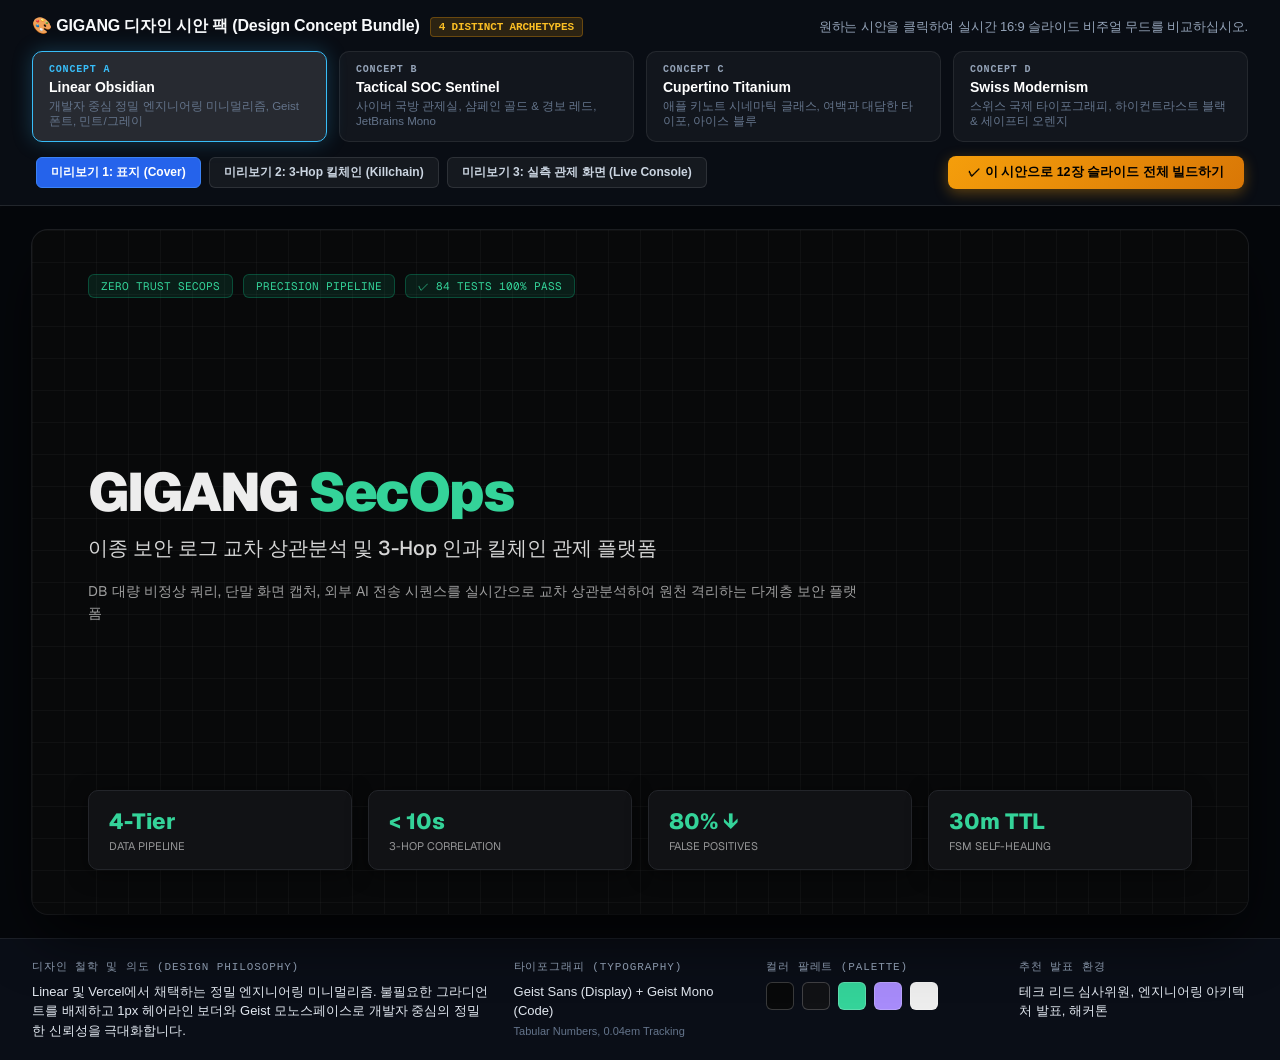
<file: docs/GIGANG_Design_Concept_Picker.html>
<!DOCTYPE html>
<html lang="ko">
<head>
  <meta charset="UTF-8">
  <meta name="viewport" content="width=device-width, initial-scale=1.0">
  <title>GIGANG | 디자인 시안 팩 인터랙티브 셀렉터 (Design Concept Picker)</title>
  <link rel="preconnect" href="https://fonts.googleapis.com">
  <link rel="preconnect" href="https://fonts.gstatic.com" crossorigin>
  <link href="https://fonts.googleapis.com/css2?family=Geist+Mono:wght@400;600;700&family=Geist:wght@400;500;600;700;800&family=IBM+Plex+Mono:wght@400;600&family=Inter:wght@400;500;600;700;800&family=JetBrains+Mono:wght@400;600;700&family=Plus+Jakarta+Sans:wght@500;700;800&family=Space+Grotesk:wght@500;700&display=swap" rel="stylesheet">
  <style>
    * { box-sizing: border-box; margin: 0; padding: 0; }
    body {
      background: #05070B;
      color: #F8FAFC;
      font-family: -apple-system, BlinkMacSystemFont, "Segoe UI", sans-serif;
      overflow-x: hidden;
      min-height: 100vh;
      display: flex;
      flex-direction: column;
    }

    /* Top Control Hub */
    .concept-hub {
      background: rgba(10, 14, 22, 0.95);
      backdrop-filter: blur(20px);
      border-bottom: 1px solid rgba(255, 255, 255, 0.1);
      padding: 16px 32px;
      position: sticky;
      top: 0;
      z-index: 100;
      display: flex;
      flex-direction: column;
      gap: 14px;
    }
    .hub-header {
      display: flex;
      justify-content: space-between;
      align-items: center;
    }
    .hub-title {
      font-size: 16px;
      font-weight: 800;
      letter-spacing: -0.01em;
      display: flex;
      align-items: center;
      gap: 10px;
    }
    .hub-badge {
      font-size: 11px;
      font-family: monospace;
      padding: 3px 8px;
      border-radius: 4px;
      background: rgba(245, 158, 11, 0.15);
      border: 1px solid rgba(245, 158, 11, 0.3);
      color: #FBBF24;
    }

    /* Concept Selector Tabs */
    .concept-tabs {
      display: grid;
      grid-template-columns: repeat(4, 1fr);
      gap: 12px;
    }
    .concept-tab {
      background: rgba(255, 255, 255, 0.04);
      border: 1px solid rgba(255, 255, 255, 0.08);
      border-radius: 10px;
      padding: 12px 16px;
      cursor: pointer;
      transition: all 0.25s ease;
      display: flex;
      flex-direction: column;
      gap: 4px;
    }
    .concept-tab:hover {
      background: rgba(255, 255, 255, 0.08);
      border-color: rgba(255, 255, 255, 0.2);
    }
    .concept-tab.active {
      background: rgba(255, 255, 255, 0.12);
      border-color: #38BDF8;
      box-shadow: 0 0 20px rgba(56, 189, 248, 0.25);
    }
    .tab-tag {
      font-size: 10px;
      font-family: monospace;
      font-weight: 700;
      letter-spacing: 0.08em;
      text-transform: uppercase;
      color: #94A3B8;
    }
    .concept-tab.active .tab-tag {
      color: #38BDF8;
    }
    .tab-name {
      font-size: 14px;
      font-weight: 700;
      color: #FFFFFF;
    }
    .tab-desc {
      font-size: 11.5px;
      color: #64748B;
      line-height: 1.3;
    }

    /* Sub Controls: Slide Switcher */
    .slide-switcher {
      display: flex;
      justify-content: space-between;
      align-items: center;
      padding: 0 4px;
    }
    .switcher-btns {
      display: flex;
      gap: 8px;
    }
    .switch-btn {
      padding: 6px 14px;
      background: rgba(255, 255, 255, 0.05);
      border: 1px solid rgba(255, 255, 255, 0.1);
      border-radius: 6px;
      color: #CBD5E1;
      font-size: 12px;
      font-weight: 600;
      cursor: pointer;
      transition: all 0.2s ease;
    }
    .switch-btn:hover {
      background: rgba(255, 255, 255, 0.1);
      color: #FFF;
    }
    .switch-btn.active {
      background: #2563EB;
      border-color: #3B82F6;
      color: #FFF;
    }
    .action-confirm-btn {
      padding: 8px 20px;
      background: linear-gradient(135deg, #F59E0B, #D97706);
      border: none;
      border-radius: 8px;
      color: #000;
      font-weight: 800;
      font-size: 12.5px;
      cursor: pointer;
      box-shadow: 0 4px 14px rgba(245, 158, 11, 0.35);
      transition: transform 0.15s ease;
    }
    .action-confirm-btn:active {
      transform: scale(0.97);
    }

    /* Main Preview Arena (16:9 Stage) */
    .stage-container {
      flex: 1;
      display: flex;
      flex-direction: column;
      align-items: center;
      justify-content: center;
      padding: 24px 32px;
    }
    .stage-frame {
      width: 100%;
      max-width: 1320px;
      aspect-ratio: 16 / 9;
      border-radius: 16px;
      overflow: hidden;
      box-shadow: 0 24px 64px -12px rgba(0, 0, 0, 0.9), 0 0 0 1px rgba(255, 255, 255, 0.1);
      position: relative;
      transition: all 0.4s cubic-bezier(0.16, 1, 0.3, 1);
    }

    /* ============================================================
       THEME A: LINEAR OBSIDIAN (Monochrome + Neon Emerald)
       ============================================================ */
    .theme-linear {
      background: #08090A;
      color: #EDEDED;
      font-family: 'Geist', -apple-system, sans-serif;
    }
    .theme-linear .stage-grid-bg {
      position: absolute;
      inset: 0;
      background-image: linear-gradient(to right, rgba(255,255,255,0.03) 1px, transparent 1px),
                        linear-gradient(to bottom, rgba(255,255,255,0.03) 1px, transparent 1px);
      background-size: 32px 32px;
      pointer-events: none;
    }
    .theme-linear .card {
      background: #111215;
      border: 1px solid #23252A;
      border-radius: 10px;
      box-shadow: 0 4px 20px rgba(0,0,0,0.5);
    }
    .theme-linear .accent-pill {
      background: rgba(16, 185, 129, 0.12);
      border: 1px solid rgba(16, 185, 129, 0.3);
      color: #34D399;
      font-family: 'Geist Mono', monospace;
    }
    .theme-linear .highlight {
      color: #34D399;
    }

    /* ============================================================
       THEME B: TACTICAL SOC (Pitch Navy + Amber Gold & Red)
       ============================================================ */
    .theme-tactical {
      background: #060A12;
      color: #F1F5F9;
      font-family: 'Plus Jakarta Sans', sans-serif;
    }
    .theme-tactical .stage-grid-bg {
      position: absolute;
      inset: 0;
      background-image: radial-gradient(rgba(245, 158, 11, 0.08) 1px, transparent 1px),
                        radial-gradient(circle at 90% 10%, rgba(245, 158, 11, 0.06), transparent 50%),
                        radial-gradient(circle at 10% 90%, rgba(0, 229, 255, 0.06), transparent 50%);
      background-size: 24px 24px, 100% 100%, 100% 100%;
      pointer-events: none;
    }
    .theme-tactical .card {
      background: rgba(13, 20, 36, 0.85);
      border: 1px solid rgba(245, 158, 11, 0.25);
      border-radius: 12px;
      box-shadow: 0 8px 32px rgba(0, 0, 0, 0.7);
    }
    .theme-tactical .accent-pill {
      background: rgba(245, 158, 11, 0.15);
      border: 1px solid rgba(245, 158, 11, 0.4);
      color: #FBBF24;
      font-family: 'JetBrains Mono', monospace;
    }
    .theme-tactical .highlight {
      color: #FBBF24;
    }

    /* ============================================================
       THEME C: CUPERTINO KEYNOTE (Space Gray + Ice Blue & Frosted)
       ============================================================ */
    .theme-cupertino {
      background: radial-gradient(circle at 50% 0%, #1A1D26 0%, #0D0F14 100%);
      color: #F8FAFC;
      font-family: 'Inter', -apple-system, sans-serif;
    }
    .theme-cupertino .stage-grid-bg {
      position: absolute;
      inset: 0;
      background: radial-gradient(circle at 50% 40%, rgba(56, 189, 248, 0.05), transparent 70%);
      pointer-events: none;
    }
    .theme-cupertino .card {
      background: rgba(255, 255, 255, 0.04);
      backdrop-filter: blur(28px);
      -webkit-backdrop-filter: blur(28px);
      border: 1px solid rgba(255, 255, 255, 0.12);
      border-radius: 18px;
      box-shadow: 0 16px 40px rgba(0, 0, 0, 0.6), inset 0 1px 0 rgba(255, 255, 255, 0.15);
    }
    .theme-cupertino .accent-pill {
      background: rgba(56, 189, 248, 0.15);
      border: 1px solid rgba(56, 189, 248, 0.35);
      color: #7DD3FC;
      font-weight: 600;
    }
    .theme-cupertino .highlight {
      background: linear-gradient(135deg, #38BDF8, #818CF8);
      -webkit-background-clip: text;
      -webkit-text-fill-color: transparent;
    }

    /* ============================================================
       THEME D: SWISS MODERNISM (Stark Black + Swiss Orange & Modular)
       ============================================================ */
    .theme-swiss {
      background: #000000;
      color: #FFFFFF;
      font-family: 'Space Grotesk', sans-serif;
    }
    .theme-swiss .stage-grid-bg {
      position: absolute;
      inset: 0;
      border: 1px solid rgba(255, 255, 255, 0.15);
      pointer-events: none;
    }
    .theme-swiss .card {
      background: #0A0A0A;
      border: 1px solid rgba(255, 255, 255, 0.2);
      border-radius: 0px;
      box-shadow: none;
    }
    .theme-swiss .accent-pill {
      background: #FF4F00;
      border: none;
      color: #FFFFFF;
      font-family: 'IBM Plex Mono', monospace;
      font-weight: 700;
      border-radius: 0;
    }
    .theme-swiss .highlight {
      color: #FF4F00;
    }

    /* Slide Stage Inner Layouts */
    .slide-canvas {
      position: absolute;
      inset: 0;
      padding: 44px 56px;
      display: flex;
      flex-direction: column;
      justify-content: space-between;
    }

    /* Spec Footer */
    .spec-drawer {
      background: #0A0E17;
      border-top: 1px solid rgba(255, 255, 255, 0.08);
      padding: 20px 32px;
      display: grid;
      grid-template-columns: 2fr 1fr 1fr 1fr;
      gap: 24px;
      font-size: 13px;
    }
    .spec-col-title {
      font-size: 11px;
      font-family: monospace;
      text-transform: uppercase;
      letter-spacing: 0.08em;
      color: #94A3B8;
      margin-bottom: 8px;
    }
    .spec-text {
      color: #E2E8F0;
      line-height: 1.5;
    }
    .color-swatches {
      display: flex;
      gap: 8px;
      margin-top: 6px;
    }
    .swatch {
      width: 28px;
      height: 28px;
      border-radius: 6px;
      border: 1px solid rgba(255, 255, 255, 0.2);
    }

    /* Sonner Toast Shell */
    .sonner-toast-container {
      position: fixed;
      bottom: 24px;
      right: 24px;
      z-index: 999;
      display: flex;
      flex-direction: column;
      gap: 10px;
      pointer-events: none;
    }
    .sonner-toast {
      background: #18181B;
      border: 1px solid #27272A;
      color: #FAFAFA;
      padding: 14px 18px;
      border-radius: 10px;
      box-shadow: 0 10px 30px rgba(0, 0, 0, 0.6);
      font-size: 13px;
      display: flex;
      align-items: center;
      gap: 12px;
      pointer-events: auto;
      transform: translateY(20px) scale(0.95);
      opacity: 0;
      transition: all 0.25s cubic-bezier(0.16, 1, 0.3, 1);
    }
    .sonner-toast.show {
      transform: translateY(0) scale(1);
      opacity: 1;
    }
  </style>
</head>
<body>

<!-- Concept Hub Bar -->
<header class="concept-hub">
  <div class="hub-header">
    <div class="hub-title">
      <span>🎨 GIGANG 디자인 시안 팩 (Design Concept Bundle)</span>
      <span class="hub-badge">4 DISTINCT ARCHETYPES</span>
    </div>
    <div class="hub-title" style="font-size: 13px; color: #94A3B8; font-weight: normal;">
      원하는 시안을 클릭하여 실시간 16:9 슬라이드 비주얼 무드를 비교하십시오.
    </div>
  </div>

  <!-- 4 Distinct Design Concept Tabs -->
  <div class="concept-tabs">
    <div class="concept-tab active" data-theme="linear">
      <div class="tab-tag">CONCEPT A</div>
      <div class="tab-name">Linear Obsidian</div>
      <div class="tab-desc">개발자 중심 정밀 엔지니어링 미니멀리즘, Geist 폰트, 민트/그레이</div>
    </div>
    <div class="concept-tab" data-theme="tactical">
      <div class="tab-tag">CONCEPT B</div>
      <div class="tab-name">Tactical SOC Sentinel</div>
      <div class="tab-desc">사이버 국방 관제실, 샴페인 골드 &amp; 경보 레드, JetBrains Mono</div>
    </div>
    <div class="concept-tab" data-theme="cupertino">
      <div class="tab-tag">CONCEPT C</div>
      <div class="tab-name">Cupertino Titanium</div>
      <div class="tab-desc">애플 키노트 시네마틱 글래스, 여백과 대담한 타이포, 아이스 블루</div>
    </div>
    <div class="concept-tab" data-theme="swiss">
      <div class="tab-tag">CONCEPT D</div>
      <div class="tab-name">Swiss Modernism</div>
      <div class="tab-desc">스위스 국제 타이포그래피, 하이컨트라스트 블랙 &amp; 세이프티 오렌지</div>
    </div>
  </div>

  <!-- Slide View Switcher -->
  <div class="slide-switcher">
    <div class="switcher-btns">
      <button class="switch-btn active" data-slide="cover">미리보기 1: 표지 (Cover)</button>
      <button class="switch-btn" data-slide="killchain">미리보기 2: 3-Hop 킬체인 (Killchain)</button>
      <button class="switch-btn" data-slide="console">미리보기 3: 실측 관제 화면 (Live Console)</button>
    </div>
    <button class="action-confirm-btn" id="btn-select-concept">✓ 이 시안으로 12장 슬라이드 전체 빌드하기</button>
  </div>
</header>

<!-- Main Stage Arena -->
<main class="stage-container">
  <div class="stage-frame theme-linear" id="stage-frame">
    <div class="stage-grid-bg"></div>
    
    <!-- Rendered Slide Canvas -->
    <div class="slide-canvas" id="slide-canvas">
      <!-- Dynamic Slide Contents rendered by JS -->
    </div>
  </div>
</main>

<!-- Live Design Spec Drawer -->
<footer class="spec-drawer" id="spec-drawer">
  <div>
    <div class="spec-col-title">디자인 철학 및 의도 (Design Philosophy)</div>
    <p class="spec-text" id="spec-desc">
      Linear 및 Vercel에서 채택하는 고밀도 엔지니어링 다크 모드. 불필요한 시각적 장식을 배제하고 엄격한 보더라인과 가독성 중심의 타이포그래피로 시스템의 기술적 신뢰성을 전달합니다.
    </p>
  </div>
  <div>
    <div class="spec-col-title">타이포그래피 (Typography)</div>
    <div class="spec-text" id="spec-fonts">Geist Sans + Geist Mono</div>
    <div style="font-size: 11px; color: #64748B; margin-top: 4px;">Tabular Numbers, 0.04em Tracking</div>
  </div>
  <div>
    <div class="spec-col-title">컬러 팔레트 (Palette)</div>
    <div class="color-swatches" id="spec-swatches">
      <div class="swatch" style="background: #08090A;" title="#08090A Canvas"></div>
      <div class="swatch" style="background: #111215;" title="#111215 Card"></div>
      <div class="swatch" style="background: #34D399;" title="#34D399 Mint Accent"></div>
      <div class="swatch" style="background: #EDEDED;" title="#EDEDED Text"></div>
    </div>
  </div>
  <div>
    <div class="spec-col-title">추천 발표 환경</div>
    <div class="spec-text" id="spec-recom">개발자 컨퍼런스, 테크 심사위원, 엔지니어링 세미나</div>
  </div>
</footer>

<!-- Sonner Toast Container -->
<div class="sonner-toast-container" id="toast-container"></div>

<script>
  // Image Data
  const b64_overview = "[data-uri]";
  const b64_incidents = "[data-uri]";

  const THEMES = {
    linear: {
      name: "Linear Obsidian Engineering",
      tag: "CONCEPT A",
      cls: "theme-linear",
      desc: "Linear 및 Vercel에서 채택하는 정밀 엔지니어링 미니멀리즘. 불필요한 그라디언트를 배제하고 1px 헤어라인 보더와 Geist 모노스페이스로 개발자 중심의 정밀한 신뢰성을 극대화합니다.",
      fonts: "Geist Sans (Display) + Geist Mono (Code)",
      swatches: ["#08090A", "#111215", "#34D399", "#A78BFA", "#EDEDED"],
      recom: "테크 리드 심사위원, 엔지니어링 아키텍처 발표, 해커톤",
      pillClass: "accent-pill",
      pillText: "ZERO TRUST SECOPS",
      pillSub: "PRECISION PIPELINE",
      pillAccent: "✓ 84 TESTS 100% PASS",
      coverTitle: 'GIGANG <span class="highlight">SecOps</span>',
      coverSub: "이종 보안 로그 교차 상관분석 및 3-Hop 인과 킬체인 관제 플랫폼",
      cardBadge: "PRECISION"
    },
    tactical: {
      name: "Tactical SOC Sentinel",
      tag: "CONCEPT B",
      cls: "theme-tactical",
      desc: "SentinelOne, CrowdStrike 스타일의 군사·방산급 보안 관제 센터(SOC) 무드. 샴페인 골드와 긴급 레드, 레이다 그리드 패턴으로 위협 탐지 및 능동 격리의 통제력을 시각화합니다.",
      fonts: "Plus Jakarta Sans + JetBrains Mono",
      swatches: ["#060A12", "#0D1424", "#FBBF24", "#FF334B", "#00E5FF"],
      recom: "정보보안 임원진(CISO), 보안관제 심사, 침해대응 데모",
      pillClass: "accent-pill",
      pillText: "DEFENSE LEVEL 1",
      pillSub: "RADAR SURVEILLANCE",
      pillAccent: "ACTIVE THREAT ISOLATION",
      coverTitle: 'GIGANG <span class="highlight">COMMAND</span>',
      coverSub: "실시간 위협 억제 및 자가 치유(Self-Healing) FSM 보안 플랫폼",
      cardBadge: "MISSION CRITICAL"
    },
    cupertino: {
      name: "Cupertino Titanium Keynote",
      tag: "CONCEPT C",
      cls: "theme-cupertino",
      desc: "애플(Apple)의 플래그십 키노트 스타일. 깊은 공간감의 스페이스 그레이 배경, 미려한 프로스트 글래스모피즘, 여백과 대담한 타이포그래피로 최고 경영진 설득력을 높입니다.",
      fonts: "Inter Display + SF Pro Text",
      swatches: ["#0D0F14", "rgba(255,255,255,0.05)", "#38BDF8", "#E2E8F0", "#D4AF37"],
      recom: "투자 유치(IR) 피칭, C-Suite 임원진 보고, 대규모 컨퍼런스",
      pillClass: "accent-pill",
      pillText: "PLATFORM ARCHITECTURE",
      pillSub: "ZERO PAYLOAD INTEGRITY",
      pillAccent: "ENTERPRISE READY",
      coverTitle: 'GIGANG <span class="highlight">Security</span>',
      coverSub: "단일 킬체인으로 엮어내는 엔터프라이즈 데이터 보호의 미래",
      cardBadge: "NEXT-GEN"
    },
    swiss: {
      name: "Swiss International Modernism",
      tag: "CONCEPT D",
      cls: "theme-swiss",
      desc: "스위스 국제 타이포그래피 양식 기반의 강렬한 하이컨트라스트 에디토리얼. 순수 블랙 캔버스, 굵은 스트럭처 그리드, 세이프티 오렌지 악센트로 독보적인 지적 임팩트를 부여합니다.",
      fonts: "Space Grotesk + IBM Plex Mono",
      swatches: ["#000000", "#0A0A0A", "#FF4F00", "#FFFFFF", "#1E40AF"],
      recom: "디자인 감도 높은 심사위원, 혁신 과제 발표, Awwwards 어필",
      pillClass: "accent-pill",
      pillText: "INDEX 01 / SECOPS",
      pillSub: "MODULAR FRAMEWORK",
      pillAccent: "ZERO ARTIFACTS",
      coverTitle: 'GIGANG <span class="highlight">SYSTEM</span>',
      coverSub: "4계층 모듈화 데이터 파이프라인과 교차 인과 추론 엔진",
      cardBadge: "ARCHETYPE"
    }
  };

  let currentTheme = "linear";
  let currentSlide = "cover";

  const stageFrame = document.getElementById("stage-frame");
  const slideCanvas = document.getElementById("slide-canvas");
  const conceptTabs = document.querySelectorAll(".concept-tab");
  const switchBtns = document.querySelectorAll(".switch-btn");
  const btnSelect = document.getElementById("btn-select-concept");

  const specDesc = document.getElementById("spec-desc");
  const specFonts = document.getElementById("spec-fonts");
  const specSwatches = document.getElementById("spec-swatches");
  const specRecom = document.getElementById("spec-recom");

  // Sonner Toast Emitter
  function showToast(title, desc) {
    const container = document.getElementById("toast-container");
    const toast = document.createElement("div");
    toast.className = "sonner-toast";
    toast.innerHTML = `
      <div style="font-size: 16px;">✨</div>
      <div>
        <div style="font-weight: 700; color: #FFF;">${title}</div>
        <div style="font-size: 11.5px; color: #A1A1AA; margin-top: 2px;">${desc}</div>
      </div>
    `;
    container.appendChild(toast);
    requestAnimationFrame(() => toast.classList.add("show"));
    setTimeout(() => {
      toast.classList.remove("show");
      setTimeout(() => toast.remove(), 250);
    }, 2800);
  }

  function renderSlide() {
    const t = THEMES[currentTheme];

    if (currentSlide === "cover") {
      slideCanvas.innerHTML = `
        <div style="display: flex; gap: 10px; align-items: center;">
          <div class="${t.pillClass}" style="padding: 4px 12px; border-radius: 6px; font-size: 11px;">${t.pillText}</div>
          <div class="${t.pillClass}" style="padding: 4px 12px; border-radius: 6px; font-size: 11px;">${t.pillSub}</div>
          <div class="${t.pillClass}" style="padding: 4px 12px; border-radius: 6px; font-size: 11px;">${t.pillAccent}</div>
        </div>
        <div style="margin: auto 0;">
          <h1 style="font-size: 54px; font-weight: 900; line-height: 1.1; letter-spacing: -0.03em; margin-bottom: 12px;">${t.coverTitle}</h1>
          <p style="font-size: 20px; font-weight: 500; opacity: 0.9; margin-bottom: 18px; max-width: 860px;">${t.coverSub}</p>
          <p style="font-size: 14px; opacity: 0.65; max-width: 780px; line-height: 1.6;">
            DB 대량 비정상 쿼리, 단말 화면 캡처, 외부 AI 전송 시퀀스를 실시간으로 교차 상관분석하여 원천 격리하는 다계층 보안 플랫폼
          </p>
        </div>
        <div style="display: grid; grid-template-columns: repeat(4, 1fr); gap: 16px;">
          <div class="card" style="padding: 16px 20px;">
            <div style="font-size: 22px; font-weight: 800;" class="highlight">4-Tier</div>
            <div style="font-size: 11px; opacity: 0.6; text-transform: uppercase; margin-top: 4px;">Data Pipeline</div>
          </div>
          <div class="card" style="padding: 16px 20px;">
            <div style="font-size: 22px; font-weight: 800;" class="highlight">&lt; 10s</div>
            <div style="font-size: 11px; opacity: 0.6; text-transform: uppercase; margin-top: 4px;">3-Hop Correlation</div>
          </div>
          <div class="card" style="padding: 16px 20px;">
            <div style="font-size: 22px; font-weight: 800;" class="highlight">80% ↓</div>
            <div style="font-size: 11px; opacity: 0.6; text-transform: uppercase; margin-top: 4px;">False Positives</div>
          </div>
          <div class="card" style="padding: 16px 20px;">
            <div style="font-size: 22px; font-weight: 800;" class="highlight">30m TTL</div>
            <div style="font-size: 11px; opacity: 0.6; text-transform: uppercase; margin-top: 4px;">FSM Self-Healing</div>
          </div>
        </div>
      `;
    } else if (currentSlide === "killchain") {
      slideCanvas.innerHTML = `
        <div style="display: flex; justify-content: space-between; align-items: flex-end;">
          <div>
            <div style="font-size: 11px; font-weight: 700; letter-spacing: 0.12em; text-transform: uppercase;" class="highlight">▸ 04. CAUSAL KILL CHAIN</div>
            <h2 style="font-size: 26px; font-weight: 800; margin-top: 4px;">3-Hop 시퀀스 추적 알고리즘</h2>
          </div>
          <div class="${t.pillClass}" style="padding: 4px 10px; border-radius: 4px; font-size: 11px;">CAUSAL REASONING</div>
        </div>
        <div style="display: grid; grid-template-columns: repeat(3, 1fr); gap: 20px; margin: 24px 0; flex: 1;">
          <div class="card" style="padding: 24px; display: flex; flex-direction: column;">
            <div style="display: flex; justify-content: space-between; align-items: center; margin-bottom: 12px;">
              <span style="font-size: 16px; font-weight: 800;">1-Hop: Data Source</span>
              <span class="${t.pillClass}" style="font-size: 10px; padding: 2px 6px;">INTERNAL DB</span>
            </div>
            <p style="font-size: 13px; opacity: 0.75; line-height: 1.5; margin-bottom: 16px;">내부 핵심 DB에 대한 비인가 대량 조회 및 테이블 덤프 이벤트 포착</p>
            <ul style="font-size: 12px; opacity: 0.9; line-height: 1.8; list-style: square inside; margin-top: auto;">
              <li>DB Audit 로그 실시간 파싱</li>
              <li>Row 수 및 데이터 길이 지문 등록</li>
            </ul>
          </div>
          <div class="card" style="padding: 24px; display: flex; flex-direction: column;">
            <div style="display: flex; justify-content: space-between; align-items: center; margin-bottom: 12px;">
              <span style="font-size: 16px; font-weight: 800;">2-Hop: Endpoint Action</span>
              <span class="${t.pillClass}" style="font-size: 10px; padding: 2px 6px;">LOCAL CLIENT</span>
            </div>
            <p style="font-size: 13px; opacity: 0.75; line-height: 1.5; margin-bottom: 16px;">조회된 화면을 단말에서 캡처하거나 클립보드에 복사하는 중간 탈취 행위</p>
            <ul style="font-size: 12px; opacity: 0.9; line-height: 1.8; list-style: square inside; margin-top: auto;">
              <li>단말 모니터링 훅 감지</li>
              <li>OCR 텍스트 지문 추출 매칭</li>
            </ul>
          </div>
          <div class="card" style="padding: 24px; display: flex; flex-direction: column;">
            <div style="display: flex; justify-content: space-between; align-items: center; margin-bottom: 12px;">
              <span style="font-size: 16px; font-weight: 800;">3-Hop: Exfiltration</span>
              <span class="${t.pillClass}" style="font-size: 10px; padding: 2px 6px;">SHADOW AI</span>
            </div>
            <p style="font-size: 13px; opacity: 0.75; line-height: 1.5; margin-bottom: 16px;">ChatGPT, Claude 등 외부 비인가 서비스로 캡처 텍스트 붙여넣기 시도</p>
            <ul style="font-size: 12px; opacity: 0.9; line-height: 1.8; list-style: square inside; margin-top: auto;">
              <li>10분 타임윈도우 인과 확정</li>
              <li>90점 격리 및 도메인 싱크홀링 발동</li>
            </ul>
          </div>
        </div>
        <div style="display: flex; justify-content: space-between; font-size: 12px; opacity: 0.65;">
          <span>Zero Payload: 원문 미저장 해시 매칭 원칙</span>
          <span>FSM 연동: 30분 무사고 시 자가 치유(Self-Healing)</span>
        </div>
      `;
    } else if (currentSlide === "console") {
      slideCanvas.innerHTML = `
        <div style="display: flex; justify-content: space-between; align-items: flex-end;">
          <div>
            <div style="font-size: 11px; font-weight: 700; letter-spacing: 0.12em; text-transform: uppercase;" class="highlight">▸ 07. LIVE CONSOLE</div>
            <h2 style="font-size: 26px; font-weight: 800; margin-top: 4px;">실측 관제 상황판 (Overview &amp; Incidents)</h2>
          </div>
          <div class="${t.pillClass}" style="padding: 4px 10px; border-radius: 4px; font-size: 11px;">REAL-TIME TELEMETRY</div>
        </div>
        <div style="display: grid; grid-template-columns: 1fr 1fr; gap: 20px; margin: 20px 0; flex: 1;">
          <div class="card" style="overflow: hidden; display: flex; flex-direction: column;">
            <div style="padding: 10px 16px; border-bottom: 1px solid rgba(255,255,255,0.08); font-size: 11px; font-family: monospace; display: flex; justify-content: space-between;">
              <span>VIEW 01: OVERVIEW DASHBOARD</span>
              <span class="highlight">LIVE SOC</span>
            </div>
            <div style="flex: 1; background: #000; display: flex; align-items: center; justify-content: center; overflow: hidden;">
              ${b64_overview ? `<img src="${b64_overview}" style="width: 100%; height: 100%; object-fit: contain;">` : '<div style="color: #64748B;">Overview Screenshot</div>'}
            </div>
          </div>
          <div class="card" style="overflow: hidden; display: flex; flex-direction: column;">
            <div style="padding: 10px 16px; border-bottom: 1px solid rgba(255,255,255,0.08); font-size: 11px; font-family: monospace; display: flex; justify-content: space-between;">
              <span>VIEW 02: ACTIVE INCIDENTS</span>
              <span style="color: #FF334B;">ISOLATED</span>
            </div>
            <div style="flex: 1; background: #000; display: flex; align-items: center; justify-content: center; overflow: hidden;">
              ${b64_incidents ? `<img src="${b64_incidents}" style="width: 100%; height: 100%; object-fit: contain;">` : '<div style="color: #64748B;">Incidents Screenshot</div>'}
            </div>
          </div>
        </div>
        <div style="display: flex; justify-content: space-between; font-size: 12px; opacity: 0.65;">
          <span>초단위 실시간 공격 타임라인 연동</span>
          <span>비동기 Optimistic UI 차단 제어 스위치</span>
        </div>
      `;
    }
  }

  function updateTheme() {
    const t = THEMES[currentTheme];
    stageFrame.className = `stage-frame ${t.cls}`;
    specDesc.textContent = t.desc;
    specFonts.textContent = t.fonts;
    specRecom.textContent = t.recom;

    specSwatches.innerHTML = t.swatches.map(hex => 
      `<div class="swatch" style="background: ${hex};" title="${hex}"></div>`
    ).join("");

    renderSlide();
  }

  // Tab Events
  conceptTabs.forEach(tab => {
    tab.addEventListener("click", () => {
      conceptTabs.forEach(t => t.classList.remove("active"));
      tab.classList.add("active");
      currentTheme = tab.getAttribute("data-theme");
      updateTheme();
      showToast(THEMES[currentTheme].name, "테마 스타일이 스테이지에 즉시 적용되었습니다.");
    });
  });

  // Switcher Events
  switchBtns.forEach(btn => {
    btn.addEventListener("click", () => {
      switchBtns.forEach(b => b.classList.remove("active"));
      btn.classList.add("active");
      currentSlide = btn.getAttribute("data-slide");
      renderSlide();
      showToast("슬라이드 전환", `${btn.textContent.trim()} 화면으로 전환되었습니다.`);
    });
  });

  // Select Action Event
  btnSelect.addEventListener("click", () => {
    const chosen = THEMES[currentTheme];
    showToast("시안 선택 완료", `[${chosen.name}] 스타일로 슬라이드 12장 전체 빌드를 시작할 준비가 완료되었습니다.`);
  });

  updateTheme();
</script>

</body>
</html>
</file>
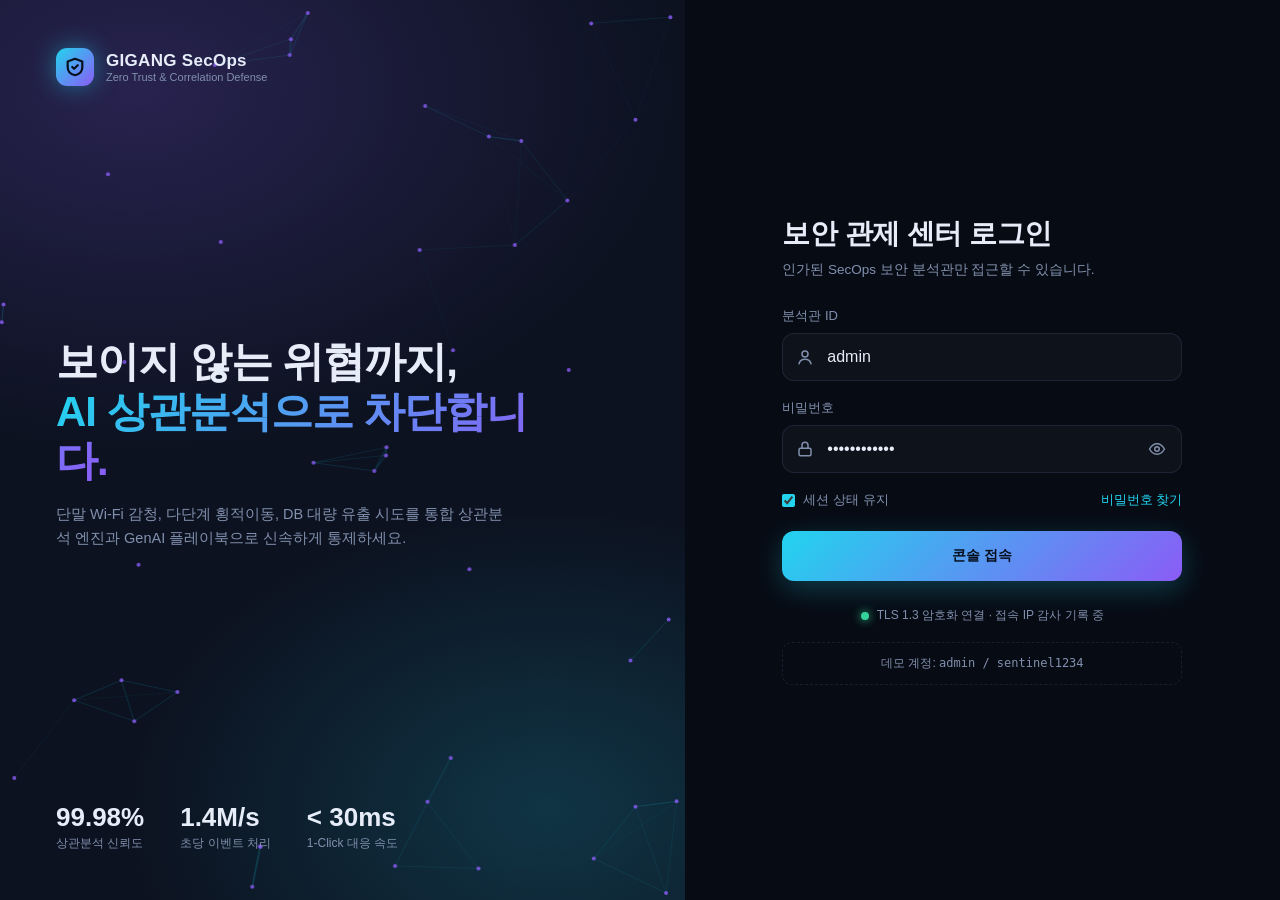
<file: web/login.html>
<!DOCTYPE html>
<html lang="ko">
<head>
  <meta charset="UTF-8">
  <meta name="viewport" content="width=device-width, initial-scale=1.0">
  <title>GIGANG SecOps · 관리자 로그인</title>
  <link rel="stylesheet" href="style.css">
</head>
<body>
<main class="login">
  <section class="hero">
    <canvas id="net"></canvas>
    <div class="brand">
      <div class="logo">
        <svg viewBox="0 0 24 24" fill="none" stroke="#06101e" stroke-width="2.4" stroke-linecap="round" stroke-linejoin="round">
          <path d="M12 3l8 3v6c0 5-3.5 8-8 9-4.5-1-8-4-8-9V6z"/>
          <path d="M9 12l2 2 4-4"/>
        </svg>
      </div>
      <div>
        <div>GIGANG SecOps</div>
        <span class="sub" style="color:var(--muted);font-size:11px;">Zero Trust & Correlation Defense</span>
      </div>
    </div>

    <div>
      <h1>보이지 않는 위협까지,<br><span>AI 상관분석으로 차단합니다.</span></h1>
      <p>단말 Wi-Fi 감청, 다단계 횡적이동, DB 대량 유출 시도를 통합 상관분석 엔진과 GenAI 플레이북으로 신속하게 통제하세요.</p>
    </div>

    <div class="stats">
      <div><b>99.98%</b><small>상관분석 신뢰도</small></div>
      <div><b>1.4M/s</b><small>초당 이벤트 처리</small></div>
      <div><b>&lt; 30ms</b><small>1-Click 대응 속도</small></div>
    </div>
  </section>

  <section class="formwrap">
    <form class="card" id="form" autocomplete="off">
      <h2>보안 관제 센터 로그인</h2>
      <p class="sub">인가된 SecOps 보안 분석관만 접근할 수 있습니다.</p>
      <div class="err" id="err"></div>

      <div class="field">
        <label for="id">분석관 ID</label>
        <div class="input">
          <svg viewBox="0 0 24 24" fill="none" stroke="currentColor" stroke-width="2" stroke-linecap="round"><circle cx="12" cy="8" r="4"/><path d="M4 21c1-4 4-6 8-6s7 2 8 6"/></svg>
          <input id="id" placeholder="admin" value="admin" required>
        </div>
      </div>

      <div class="field">
        <label for="pw">비밀번호</label>
        <div class="input">
          <svg viewBox="0 0 24 24" fill="none" stroke="currentColor" stroke-width="2" stroke-linecap="round"><rect x="4" y="11" width="16" height="10" rx="2"/><path d="M8 11V7a4 4 0 018 0v4"/></svg>
          <input id="pw" type="password" placeholder="••••••••" value="sentinel1234" required>
          <button type="button" class="eye" id="eye" aria-label="비밀번호 표시">
            <svg viewBox="0 0 24 24" fill="none" stroke="currentColor" stroke-width="2" stroke-linecap="round"><path d="M2 12s4-7 10-7 10 7 10 7-4 7-10 7S2 12 2 12z"/><circle cx="12" cy="12" r="3"/></svg>
          </button>
        </div>
      </div>

      <div class="row">
        <label class="check"><input type="checkbox" checked> 세션 상태 유지</label>
        <a href="#" onclick="alert('SecOps 관리자에게 비밀번호 초기화를 요청하세요.'); return false;">비밀번호 찾기</a>
      </div>

      <button class="btn" id="btn">콘솔 접속</button>

      <div class="secure"><span class="dot"></span> TLS 1.3 암호화 연결 · 접속 IP 감사 기록 중</div>
      <div class="hint">데모 계정: <span class="mono">admin / sentinel1234</span></div>
    </form>
  </section>
</main>

<script>
const $ = id => document.getElementById(id);

$('eye').onclick = () => {
  $('pw').type = $('pw').type === 'password' ? 'text' : 'password';
};

$('form').addEventListener('submit', e => {
  e.preventDefault();
  const btn = $('btn'), err = $('err');
  err.style.display = 'none';
  btn.disabled = true;
  btn.textContent = '인증 및 세션 검증 중...';

  setTimeout(() => {
    if ($('id').value === 'admin' && ($('pw').value === 'sentinel1234' || $('pw').value === 'admin' || $('pw').value === 'gigang2026')) {
      sessionStorage.setItem('sn_auth', $('id').value);
      location.href = 'index.html';
    } else {
      err.textContent = 'ID 또는 비밀번호가 올바르지 않습니다.';
      err.style.display = 'block';
      btn.disabled = false;
      btn.textContent = '콘솔 접속';
    }
  }, 600);
});

// Canvas Moving Network Nodes
const cv = $('net'), ctx = cv.getContext('2d');
let W, H, nodes = [];
function resize() {
  const r = cv.parentElement.getBoundingClientRect();
  W = cv.width = r.width; H = cv.height = r.height;
  nodes = Array.from({ length: Math.floor(W * H / 14000) }, () => ({
    x: Math.random() * W, y: Math.random() * H,
    vx: (Math.random() - .5) * .35, vy: (Math.random() - .5) * .35
  }));
}
function tick() {
  ctx.clearRect(0, 0, W, H);
  for (const n of nodes) {
    n.x += n.vx; n.y += n.vy;
    if (n.x < 0 || n.x > W) n.vx *= -1;
    if (n.y < 0 || n.y > H) n.vy *= -1;
  }
  for (let i = 0; i < nodes.length; i++) {
    for (let j = i + 1; j < nodes.length; j++) {
      const d = Math.hypot(nodes[i].x - nodes[j].x, nodes[i].y - nodes[j].y);
      if (d < 130) {
        ctx.strokeStyle = `rgba(34,211,238,${(1 - d / 130) * .25})`;
        ctx.beginPath(); ctx.moveTo(nodes[i].x, nodes[i].y); ctx.lineTo(nodes[j].x, nodes[j].y); ctx.stroke();
      }
    }
    ctx.fillStyle = 'rgba(139,92,246,.8)';
    ctx.beginPath(); ctx.arc(nodes[i].x, nodes[i].y, 2, 0, 7); ctx.fill();
  }
  requestAnimationFrame(tick);
}
addEventListener('resize', resize);
resize(); tick();
</script>
</body>
</html>
</file>
<file: web/style.css>
:root {
  --bg: #070b14;
  --bg2: #0c1220;
  --panel: rgba(18, 26, 44, 0.72);
  --line: rgba(120, 150, 210, 0.14);
  --text: #e6ecf8;
  --muted: #8190ad;
  --cyan: #22d3ee;
  --violet: #8b5cf6;
  --green: #34d399;
  --amber: #fbbf24;
  --red: #f43f5e;
  --radius: 16px;
  --grad: linear-gradient(135deg, #22d3ee, #8b5cf6);
  --grad-hover: linear-gradient(135deg, #38bdf8, #a855f7);
  --grad-danger: linear-gradient(135deg, #f43f5e, #fb7185);
  --grad-success: linear-gradient(135deg, #10b981, #34d399);
}

* {
  box-sizing: border-box;
  margin: 0;
  padding: 0;
}

html, body {
  height: 100%;
}

body {
  font-family: 'Inter', 'Pretendard', -apple-system, BlinkMacSystemFont, 'Segoe UI', Roboto, 'Malgun Gothic', sans-serif;
  background: var(--bg);
  color: var(--text);
  -webkit-font-smoothing: antialiased;
  overflow-x: hidden;
}

button, input, select, textarea {
  font: inherit;
  color: inherit;
}

a {
  color: var(--cyan);
  text-decoration: none;
}

.mono {
  font-family: 'JetBrains Mono', Consolas, monospace;
}

/* ==================== Layout ==================== */
.app {
  display: grid;
  grid-template-columns: 250px 1fr;
  min-height: 100vh;
}

/* ==================== Sidebar ==================== */
.side {
  background: var(--bg2);
  border-right: 1px solid var(--line);
  padding: 24px 16px;
  display: flex;
  flex-direction: column;
  gap: 24px;
  position: sticky;
  top: 0;
  height: 100vh;
  overflow-y: auto;
}

.side::-webkit-scrollbar {
  width: 4px;
}
.side::-webkit-scrollbar-thumb {
  background: rgba(255, 255, 255, 0.08);
  border-radius: 4px;
}

.brand {
  display: flex;
  align-items: center;
  gap: 12px;
  font-weight: 700;
  letter-spacing: .3px;
  font-size: 17px;
}

.brand .sub {
  font-size: 11px;
  color: var(--muted);
  font-weight: 400;
  display: block;
  letter-spacing: 0;
}

.logo {
  width: 38px;
  height: 38px;
  border-radius: 11px;
  background: var(--grad);
  display: grid;
  place-items: center;
  box-shadow: 0 0 24px rgba(34, 211, 238, 0.45);
  flex-shrink: 0;
}

.logo svg {
  width: 22px;
  height: 22px;
}

.nav {
  display: flex;
  flex-direction: column;
  gap: 4px;
}

.nav a {
  display: flex;
  align-items: center;
  gap: 12px;
  padding: 11px 14px;
  border-radius: 10px;
  color: var(--muted);
  font-size: 13.5px;
  font-weight: 500;
  transition: all .2s ease;
  cursor: pointer;
  user-select: none;
}

.nav a svg {
  width: 18px;
  height: 18px;
  flex-shrink: 0;
}

.nav a:hover {
  background: rgba(255, 255, 255, 0.04);
  color: var(--text);
}

.nav a.on {
  background: linear-gradient(90deg, rgba(34, 211, 238, 0.16), rgba(139, 92, 246, 0.06));
  color: var(--text);
  font-weight: 600;
  box-shadow: inset 3px 0 0 var(--cyan);
}

.nav .badge {
  margin-left: auto;
  background: var(--red);
  color: #fff;
  font-size: 11px;
  padding: 2px 7px;
  border-radius: 99px;
  font-weight: 600;
}

.nav .badge.blue {
  background: rgba(34, 211, 238, 0.2);
  color: var(--cyan);
  border: 1px solid rgba(34, 211, 238, 0.3);
}

.sys {
  margin-top: auto;
  padding: 14px;
  border: 1px solid var(--line);
  border-radius: 12px;
  background: var(--panel);
  font-size: 12px;
  color: var(--muted);
  line-height: 1.6;
}

.sys b {
  display: flex;
  align-items: center;
  gap: 8px;
  color: var(--text);
  margin-bottom: 6px;
  font-size: 13px;
}

.dot {
  width: 8px;
  height: 8px;
  border-radius: 50%;
  background: var(--green);
  box-shadow: 0 0 10px var(--green);
  animation: pulse 2s infinite;
  display: inline-block;
}

@keyframes pulse {
  0%, 100% { opacity: 1; transform: scale(1); }
  50% { opacity: .35; transform: scale(.95); }
}

/* ==================== Main Content ==================== */
.main {
  padding: 24px 32px 48px;
  min-width: 0;
  background: radial-gradient(900px 450px at 90% -10%, rgba(139, 92, 246, 0.14), transparent 60%);
}

.top {
  display: flex;
  align-items: center;
  justify-content: space-between;
  margin-bottom: 24px;
  gap: 16px;
  flex-wrap: wrap;
}

.top h1 {
  font-size: 23px;
  font-weight: 700;
  letter-spacing: -.5px;
}

.top p {
  color: var(--muted);
  font-size: 12.5px;
  margin-top: 4px;
}

.tools {
  display: flex;
  align-items: center;
  gap: 10px;
  flex-wrap: wrap;
}

.select-box {
  height: 40px;
  padding: 0 14px;
  border: 1px solid var(--line);
  border-radius: 10px;
  background: var(--panel);
  color: var(--text);
  font-size: 12.5px;
  outline: none;
  cursor: pointer;
  transition: .2s;
  max-width: 330px;
}

.select-box:focus {
  border-color: var(--cyan);
  box-shadow: 0 0 0 3px rgba(34, 211, 238, 0.15);
}

.ghost {
  height: 40px;
  padding: 0 14px;
  border: 1px solid var(--line);
  border-radius: 10px;
  background: var(--panel);
  cursor: pointer;
  font-size: 13px;
  display: inline-flex;
  align-items: center;
  gap: 6px;
  transition: all .2s;
  color: var(--text);
}

.ghost:hover {
  border-color: var(--cyan);
  color: var(--cyan);
  background: rgba(34, 211, 238, 0.05);
}

.btn-action {
  height: 40px;
  padding: 0 16px;
  border: 0;
  border-radius: 10px;
  background: var(--grad);
  font-weight: 600;
  cursor: pointer;
  color: #06101e;
  font-size: 13px;
  display: inline-flex;
  align-items: center;
  gap: 6px;
  transition: all .2s;
  box-shadow: 0 4px 18px rgba(34, 211, 238, 0.25);
}

.btn-action:hover {
  transform: translateY(-1px);
  box-shadow: 0 6px 24px rgba(139, 92, 246, 0.35);
}

.avatar {
  width: 40px;
  height: 40px;
  border-radius: 50%;
  background: var(--grad);
  display: grid;
  place-items: center;
  font-weight: 700;
  color: #06101e;
  cursor: pointer;
  user-select: none;
}

/* ==================== Grid & Panels ==================== */
.grid {
  display: grid;
  gap: 18px;
}

.kpis {
  grid-template-columns: repeat(4, 1fr);
  margin-bottom: 20px;
}

.panel {
  background: var(--panel);
  border: 1px solid var(--line);
  border-radius: var(--radius);
  padding: 20px;
  backdrop-filter: blur(14px);
  -webkit-backdrop-filter: blur(14px);
  position: relative;
}

.panel h3 {
  font-size: 15px;
  font-weight: 600;
  display: flex;
  justify-content: space-between;
  align-items: center;
  margin-bottom: 16px;
}

.panel h3 small {
  color: var(--muted);
  font-weight: 400;
  font-size: 12px;
}

/* KPI Cards */
.kpi {
  position: relative;
  overflow: hidden;
}

.kpi .lbl {
  color: var(--muted);
  font-size: 13px;
  display: flex;
  justify-content: space-between;
  align-items: center;
}

.kpi .ico {
  width: 34px;
  height: 34px;
  border-radius: 10px;
  display: grid;
  place-items: center;
}

.kpi .ico svg {
  width: 18px;
  height: 18px;
}

.kpi .val {
  font-size: 28px;
  font-weight: 700;
  margin: 12px 0 6px;
  letter-spacing: -1px;
}

.kpi .delta {
  font-size: 12px;
  display: flex;
  align-items: center;
  gap: 4px;
}

.up { color: var(--green); }
.down { color: var(--red); }
.warn { color: var(--amber); }
.info { color: var(--cyan); }

/* ==================== Incident Header Banner ==================== */
.incident-banner {
  background: linear-gradient(135deg, rgba(18, 26, 44, 0.85), rgba(30, 41, 69, 0.65));
  border: 1px solid rgba(120, 150, 210, 0.22);
  border-radius: var(--radius);
  padding: 20px 24px;
  margin-bottom: 20px;
  display: flex;
  justify-content: space-between;
  align-items: center;
  gap: 16px;
  backdrop-filter: blur(14px);
  flex-wrap: wrap;
}

.incident-banner .title-row {
  display: flex;
  align-items: center;
  gap: 10px;
  margin-bottom: 8px;
}

.incident-banner h2 {
  font-size: 18px;
  font-weight: 700;
  letter-spacing: -.3px;
}

.incident-banner .meta {
  display: flex;
  flex-wrap: wrap;
  gap: 18px;
  font-size: 12.5px;
  color: var(--muted);
}

.incident-banner .meta span {
  display: inline-flex;
  align-items: center;
  gap: 5px;
}

.incident-banner .meta b {
  color: var(--text);
  font-weight: 600;
}

/* ==================== Tab Sub-Navigation ==================== */
.tabs-nav {
  display: flex;
  gap: 6px;
  background: rgba(12, 18, 32, 0.7);
  padding: 6px;
  border-radius: 12px;
  border: 1px solid var(--line);
  margin-bottom: 20px;
  overflow-x: auto;
}

.tab-btn {
  flex: 1;
  padding: 10px 14px;
  border: 0;
  background: transparent;
  color: var(--muted);
  border-radius: 8px;
  font-size: 13px;
  font-weight: 500;
  cursor: pointer;
  transition: all .2s;
  white-space: nowrap;
  display: inline-flex;
  align-items: center;
  justify-content: center;
  gap: 6px;
}

.tab-btn:hover {
  color: var(--text);
  background: rgba(255, 255, 255, 0.03);
}

.tab-btn.active {
  background: linear-gradient(135deg, rgba(34, 211, 238, 0.18), rgba(139, 92, 246, 0.18));
  color: #fff;
  font-weight: 600;
  border: 1px solid rgba(34, 211, 238, 0.3);
  box-shadow: 0 4px 14px rgba(34, 211, 238, 0.12);
}

/* ==================== Grid Sections ==================== */
.mid {
  grid-template-columns: 2fr 1fr;
  margin-bottom: 20px;
}

.bot {
  grid-template-columns: 1.6fr 1fr;
  margin-bottom: 20px;
}

/* Chart */
canvas.chart {
  width: 100%;
  height: 250px;
  display: block;
}

.legend {
  display: flex;
  gap: 16px;
  font-size: 12px;
  color: var(--muted);
}

.legend i {
  display: inline-block;
  width: 8px;
  height: 8px;
  border-radius: 50%;
  margin-right: 6px;
}

/* Gauge */
.gauge {
  display: grid;
  place-items: center;
  position: relative;
}

.gauge canvas {
  width: 175px;
  height: 175px;
}

.gauge .c {
  position: absolute;
  text-align: center;
  top: 50%;
  left: 50%;
  transform: translate(-50%, -50%);
}

.gauge .c b {
  font-size: 36px;
  display: block;
  letter-spacing: -1px;
}

.gauge .c span {
  font-size: 12px;
  color: var(--muted);
}

.bars {
  margin-top: 18px;
  display: flex;
  flex-direction: column;
  gap: 12px;
}

.bar {
  font-size: 12px;
}

.bar div:first-child {
  display: flex;
  justify-content: space-between;
  margin-bottom: 6px;
  color: var(--muted);
}

.bar .t {
  height: 6px;
  border-radius: 9px;
  background: rgba(255, 255, 255, 0.06);
  overflow: hidden;
}

.bar .t i {
  display: block;
  height: 100%;
  border-radius: 9px;
  background: var(--grad);
  transition: width .8s ease;
}

/* ==================== Table ==================== */
table {
  width: 100%;
  border-collapse: collapse;
  font-size: 13px;
}

th {
  text-align: left;
  color: var(--muted);
  font-weight: 500;
  padding: 0 8px 12px;
  font-size: 12px;
}

td {
  padding: 11px 8px;
  border-top: 1px solid var(--line);
}

tbody tr {
  animation: in .4s ease;
  transition: background .15s;
}

tbody tr:hover {
  background: rgba(255, 255, 255, 0.02);
}

@keyframes in {
  from { opacity: 0; transform: translateY(-6px); }
  to { opacity: 1; transform: translateY(0); }
}

/* Tag Pills */
.tag {
  padding: 3px 9px;
  border-radius: 99px;
  font-size: 11px;
  font-weight: 600;
  display: inline-block;
  white-space: nowrap;
}

.tag.crit {
  background: rgba(244, 63, 94, 0.15);
  color: #fb7185;
  border: 1px solid rgba(244, 63, 94, 0.3);
}

.tag.high {
  background: rgba(251, 191, 36, 0.14);
  color: var(--amber);
  border: 1px solid rgba(251, 191, 36, 0.3);
}

.tag.med {
  background: rgba(34, 211, 238, 0.13);
  color: var(--cyan);
  border: 1px solid rgba(34, 211, 238, 0.25);
}

.tag.ok {
  background: rgba(52, 211, 153, 0.14);
  color: var(--green);
  border: 1px solid rgba(52, 211, 153, 0.25);
}

.tag.violet {
  background: rgba(139, 92, 246, 0.15);
  color: #c084fc;
  border: 1px solid rgba(139, 92, 246, 0.3);
}

/* ==================== Feed ==================== */
.feed {
  display: flex;
  flex-direction: column;
  gap: 14px;
  max-height: 360px;
  overflow-y: auto;
}

.feed::-webkit-scrollbar {
  width: 4px;
}
.feed::-webkit-scrollbar-thumb {
  background: rgba(255, 255, 255, 0.08);
  border-radius: 4px;
}

.ev {
  display: flex;
  gap: 12px;
  font-size: 13px;
  animation: in .4s;
}

.ev .pin {
  width: 8px;
  height: 8px;
  border-radius: 50%;
  margin-top: 6px;
  flex: none;
}

.ev small {
  color: var(--muted);
  display: block;
  margin-top: 2px;
  font-size: 11px;
}

/* ==================== AI Briefing & SOAR View ==================== */
.ai-summary-box {
  background: rgba(12, 18, 32, 0.65);
  border: 1px solid rgba(139, 92, 246, 0.25);
  border-radius: 12px;
  padding: 16px 18px;
  font-size: 13.5px;
  line-height: 1.7;
  color: #f1f5f9;
  position: relative;
  overflow: hidden;
}

.ai-summary-box::before {
  content: '';
  position: absolute;
  top: 0;
  left: 0;
  width: 3px;
  height: 100%;
  background: var(--grad);
}

.mitre-tags {
  display: flex;
  flex-wrap: wrap;
  gap: 8px;
  margin-top: 14px;
}

.mitre-tag {
  padding: 5px 12px;
  border-radius: 8px;
  font-size: 12px;
  background: rgba(139, 92, 246, 0.12);
  border: 1px solid rgba(139, 92, 246, 0.3);
  color: #d8b4fe;
  font-family: 'JetBrains Mono', Consolas, monospace;
}

/* Playbook */
.playbook-list {
  display: flex;
  flex-direction: column;
  gap: 12px;
}

.playbook-card {
  padding: 14px 16px;
  border-radius: 12px;
  background: rgba(12, 18, 32, 0.6);
  border: 1px solid var(--line);
  display: flex;
  align-items: center;
  justify-content: space-between;
  gap: 16px;
  transition: all .2s;
}

.playbook-card:hover {
  border-color: rgba(34, 211, 238, 0.3);
}

.playbook-info {
  flex: 1;
}

.playbook-title {
  font-size: 13.5px;
  font-weight: 600;
  display: flex;
  align-items: center;
  gap: 8px;
}

.playbook-cmd {
  display: block;
  font-size: 12px;
  color: var(--muted);
  font-family: 'JetBrains Mono', Consolas, monospace;
  margin-top: 6px;
  word-break: break-all;
}

.btn-soar {
  padding: 8px 16px;
  border-radius: 9px;
  font-size: 12.5px;
  font-weight: 600;
  border: 0;
  cursor: pointer;
  white-space: nowrap;
  transition: all .2s;
}

.btn-soar.pending {
  background: var(--grad-danger);
  color: #fff;
  box-shadow: 0 4px 14px rgba(244, 63, 94, 0.3);
}

.btn-soar.pending:hover {
  opacity: .9;
  transform: translateY(-1px);
}

.btn-soar.done {
  background: rgba(52, 211, 153, 0.18);
  border: 1px solid rgba(52, 211, 153, 0.4);
  color: var(--green);
  cursor: default;
}

/* ==================== Correlation Criteria & Timeline ==================== */
.criteria-grid {
  display: grid;
  grid-template-columns: repeat(auto-fit, minmax(200px, 1fr));
  gap: 12px;
}

.score-card {
  padding: 14px;
  border-radius: 12px;
  background: rgba(12, 18, 32, 0.6);
  border: 1px solid var(--line);
  text-align: center;
}

.score-card .val {
  font-size: 20px;
  font-weight: 700;
  color: var(--cyan);
}

.score-card .title {
  font-size: 12.5px;
  font-weight: 600;
  margin: 6px 0 4px;
}

.score-card .desc {
  font-size: 11.5px;
  color: var(--muted);
  line-height: 1.4;
}

/* Timeline */
.timeline-steps {
  display: flex;
  flex-direction: column;
  gap: 12px;
}

.step-card {
  padding: 14px 16px;
  border-radius: 12px;
  background: rgba(12, 18, 32, 0.6);
  border: 1px solid var(--line);
  display: flex;
  align-items: flex-start;
  justify-content: space-between;
  gap: 16px;
}

.step-main {
  display: flex;
  align-items: flex-start;
  gap: 12px;
}

.step-badge {
  padding: 4px 8px;
  border-radius: 6px;
  font-size: 11px;
  font-weight: 700;
  background: rgba(34, 211, 238, 0.15);
  color: var(--cyan);
  font-family: 'JetBrains Mono', Consolas, monospace;
}

.step-content .stage {
  font-size: 13.5px;
  font-weight: 600;
}

.step-content .desc {
  font-size: 12.5px;
  color: #cbd5e1;
  margin-top: 4px;
  line-height: 1.5;
}

.step-content .log-id {
  font-size: 11px;
  color: var(--muted);
  font-family: 'JetBrains Mono', Consolas, monospace;
  margin-top: 4px;
}

.step-time {
  font-size: 12px;
  color: var(--muted);
  font-family: 'JetBrains Mono', Consolas, monospace;
  white-space: nowrap;
}

/* ==================== Network Hop Topology ==================== */
.hop-flow {
  display: flex;
  align-items: center;
  justify-content: center;
  padding: 24px;
  background: rgba(12, 18, 32, 0.7);
  border-radius: 12px;
  border: 1px solid var(--line);
  overflow-x: auto;
  gap: 14px;
}

.hop-node {
  padding: 12px 18px;
  border-radius: 12px;
  background: var(--panel);
  border: 1px solid var(--line);
  text-align: center;
  min-width: 150px;
  box-shadow: 0 4px 14px rgba(0, 0, 0, 0.3);
}

.hop-node .node-title {
  font-size: 13px;
  font-weight: 600;
}

.hop-arrow {
  text-align: center;
  color: var(--red);
  font-size: 12px;
  font-weight: 600;
  font-family: 'JetBrains Mono', Consolas, monospace;
  white-space: nowrap;
}

.hop-arrow small {
  display: block;
  font-size: 10px;
  color: var(--muted);
}

/* ==================== AI Copilot Chat ==================== */
.chat-wrap {
  display: flex;
  flex-direction: column;
  gap: 14px;
}

.chat-history {
  padding: 16px;
  background: rgba(12, 18, 32, 0.7);
  border-radius: 12px;
  border: 1px solid var(--line);
  height: 280px;
  overflow-y: auto;
  display: flex;
  flex-direction: column;
  gap: 12px;
}

.chat-history::-webkit-scrollbar {
  width: 4px;
}
.chat-history::-webkit-scrollbar-thumb {
  background: rgba(255, 255, 255, 0.08);
  border-radius: 4px;
}

.chat-msg {
  padding: 12px 14px;
  border-radius: 12px;
  font-size: 13px;
  line-height: 1.6;
  max-width: 85%;
  animation: in .3s;
}

.chat-msg.user {
  align-self: flex-end;
  background: rgba(34, 211, 238, 0.12);
  border: 1px solid rgba(34, 211, 238, 0.25);
  color: #e0f2fe;
}

.chat-msg.assistant {
  align-self: flex-start;
  background: rgba(255, 255, 255, 0.04);
  border: 1px solid var(--line);
  color: #f1f5f9;
}

.chat-presets {
  display: flex;
  flex-wrap: wrap;
  gap: 8px;
}

.preset-chip {
  padding: 6px 12px;
  border-radius: 8px;
  font-size: 12px;
  background: rgba(12, 18, 32, 0.7);
  border: 1px solid var(--line);
  color: var(--muted);
  cursor: pointer;
  transition: all .2s;
}

.preset-chip:hover {
  background: rgba(34, 211, 238, 0.08);
  border-color: var(--cyan);
  color: var(--text);
}

.chat-input-bar {
  display: flex;
  gap: 10px;
}

.chat-input-bar input {
  flex: 1;
  height: 44px;
  padding: 0 16px;
  border-radius: 10px;
  background: rgba(12, 18, 32, 0.7);
  border: 1px solid var(--line);
  font-size: 13px;
  outline: none;
  transition: .2s;
}

.chat-input-bar input:focus {
  border-color: var(--cyan);
  box-shadow: 0 0 0 3px rgba(34, 211, 238, 0.15);
}

.chat-input-bar button {
  height: 44px;
  padding: 0 20px;
  border-radius: 10px;
  border: 0;
  background: var(--grad);
  color: #06101e;
  font-weight: 600;
  font-size: 13px;
  cursor: pointer;
  transition: .2s;
}

.chat-input-bar button:hover {
  opacity: .9;
  transform: translateY(-1px);
}

/* ==================== Toast Notification ==================== */
.toast {
  position: fixed;
  bottom: 24px;
  right: 24px;
  padding: 12px 20px;
  background: var(--grad-success);
  color: #06101e;
  font-size: 13px;
  font-weight: 600;
  border-radius: 10px;
  box-shadow: 0 8px 30px rgba(0, 0, 0, 0.5);
  z-index: 9999;
  transform: translateY(100px);
  opacity: 0;
  transition: all .3s cubic-bezier(0.16, 1, 0.3, 1);
  pointer-events: none;
}

.toast.show {
  transform: translateY(0);
  opacity: 1;
}

/* ==================== Login Page Styles ==================== */
.login {
  display: grid;
  grid-template-columns: 1.15fr 1fr;
  min-height: 100vh;
}

.hero {
  position: relative;
  overflow: hidden;
  background: radial-gradient(900px 600px at 20% 10%, rgba(139, 92, 246, 0.22), transparent 60%), radial-gradient(700px 500px at 80% 90%, rgba(34, 211, 238, 0.18), transparent 60%), var(--bg2);
  padding: 48px 56px;
  display: flex;
  flex-direction: column;
  justify-content: space-between;
}

.hero canvas {
  position: absolute;
  inset: 0;
  width: 100%;
  height: 100%;
}

.hero > *:not(canvas) {
  position: relative;
  z-index: 1;
}

.hero h1 {
  font-size: 42px;
  line-height: 1.18;
  font-weight: 800;
  letter-spacing: -1px;
  max-width: 520px;
}

.hero h1 span {
  background: var(--grad);
  -webkit-background-clip: text;
  background-clip: text;
  color: transparent;
}

.hero p {
  margin-top: 16px;
  color: var(--muted);
  max-width: 460px;
  line-height: 1.7;
  font-size: 14.5px;
}

.stats {
  display: flex;
  gap: 36px;
}

.stats b {
  display: block;
  font-size: 26px;
  font-weight: 700;
}

.stats small {
  color: var(--muted);
  font-size: 12px;
}

.formwrap {
  display: grid;
  place-items: center;
  padding: 32px;
  background: var(--bg);
}

.card {
  width: 100%;
  max-width: 400px;
}

.card h2 {
  font-size: 28px;
  font-weight: 700;
  letter-spacing: -.5px;
}

.card .sub {
  color: var(--muted);
  margin: 8px 0 28px;
  font-size: 13.5px;
}

.field {
  margin-bottom: 18px;
}

.field label {
  display: block;
  font-size: 13px;
  color: var(--muted);
  margin-bottom: 8px;
}

.input {
  position: relative;
}

.input svg {
  position: absolute;
  left: 14px;
  top: 50%;
  transform: translateY(-50%);
  width: 18px;
  height: 18px;
  color: var(--muted);
}

.input input {
  width: 100%;
  height: 48px;
  padding: 0 44px;
  background: rgba(255, 255, 255, 0.03);
  border: 1px solid var(--line);
  border-radius: 12px;
  outline: none;
  transition: .2s;
}

.input input:focus {
  border-color: var(--cyan);
  box-shadow: 0 0 0 4px rgba(34, 211, 238, 0.12);
  background: rgba(34, 211, 238, 0.04);
}

.eye {
  position: absolute;
  right: 8px;
  top: 50%;
  transform: translateY(-50%);
  background: none;
  border: 0;
  cursor: pointer;
  width: 34px;
  height: 34px;
  display: grid;
  place-items: center;
  color: var(--muted);
}

.eye svg {
  position: static;
  transform: none;
}

.row {
  display: flex;
  justify-content: space-between;
  align-items: center;
  font-size: 13px;
  margin: 4px 0 22px;
  color: var(--muted);
}

.check {
  display: flex;
  align-items: center;
  gap: 8px;
  cursor: pointer;
}

.check input {
  accent-color: var(--cyan);
}

.btn {
  width: 100%;
  height: 50px;
  border: 0;
  border-radius: 12px;
  background: var(--grad);
  font-weight: 600;
  cursor: pointer;
  color: #06101e;
  transition: .2s;
  box-shadow: 0 8px 28px rgba(34, 211, 238, 0.25);
  font-size: 14px;
}

.btn:hover {
  transform: translateY(-1px);
  box-shadow: 0 12px 34px rgba(139, 92, 246, 0.35);
}

.btn:disabled {
  opacity: .7;
  cursor: wait;
}

.err {
  display: none;
  margin-bottom: 16px;
  padding: 12px 14px;
  border-radius: 10px;
  font-size: 13px;
  background: rgba(244, 63, 94, 0.1);
  border: 1px solid rgba(244, 63, 94, 0.35);
  color: #fda4af;
}

.secure {
  margin-top: 26px;
  display: flex;
  align-items: center;
  gap: 8px;
  justify-content: center;
  font-size: 12px;
  color: var(--muted);
}

.hint {
  margin-top: 18px;
  padding: 12px;
  border: 1px dashed var(--line);
  border-radius: 10px;
  font-size: 12px;
  color: var(--muted);
  text-align: center;
}

/* ==================== Responsive ==================== */
@media (max-width: 1200px) {
  .kpis {
    grid-template-columns: repeat(2, 1fr);
  }
  .mid, .bot {
    grid-template-columns: 1fr;
  }
}

@media (max-width: 860px) {
  .login {
    grid-template-columns: 1fr;
  }
  .hero {
    display: none;
  }
  .app {
    grid-template-columns: 1fr;
  }
  .side {
    display: none;
  }
  .select-box {
    max-width: 100%;
  }
}
</file>
